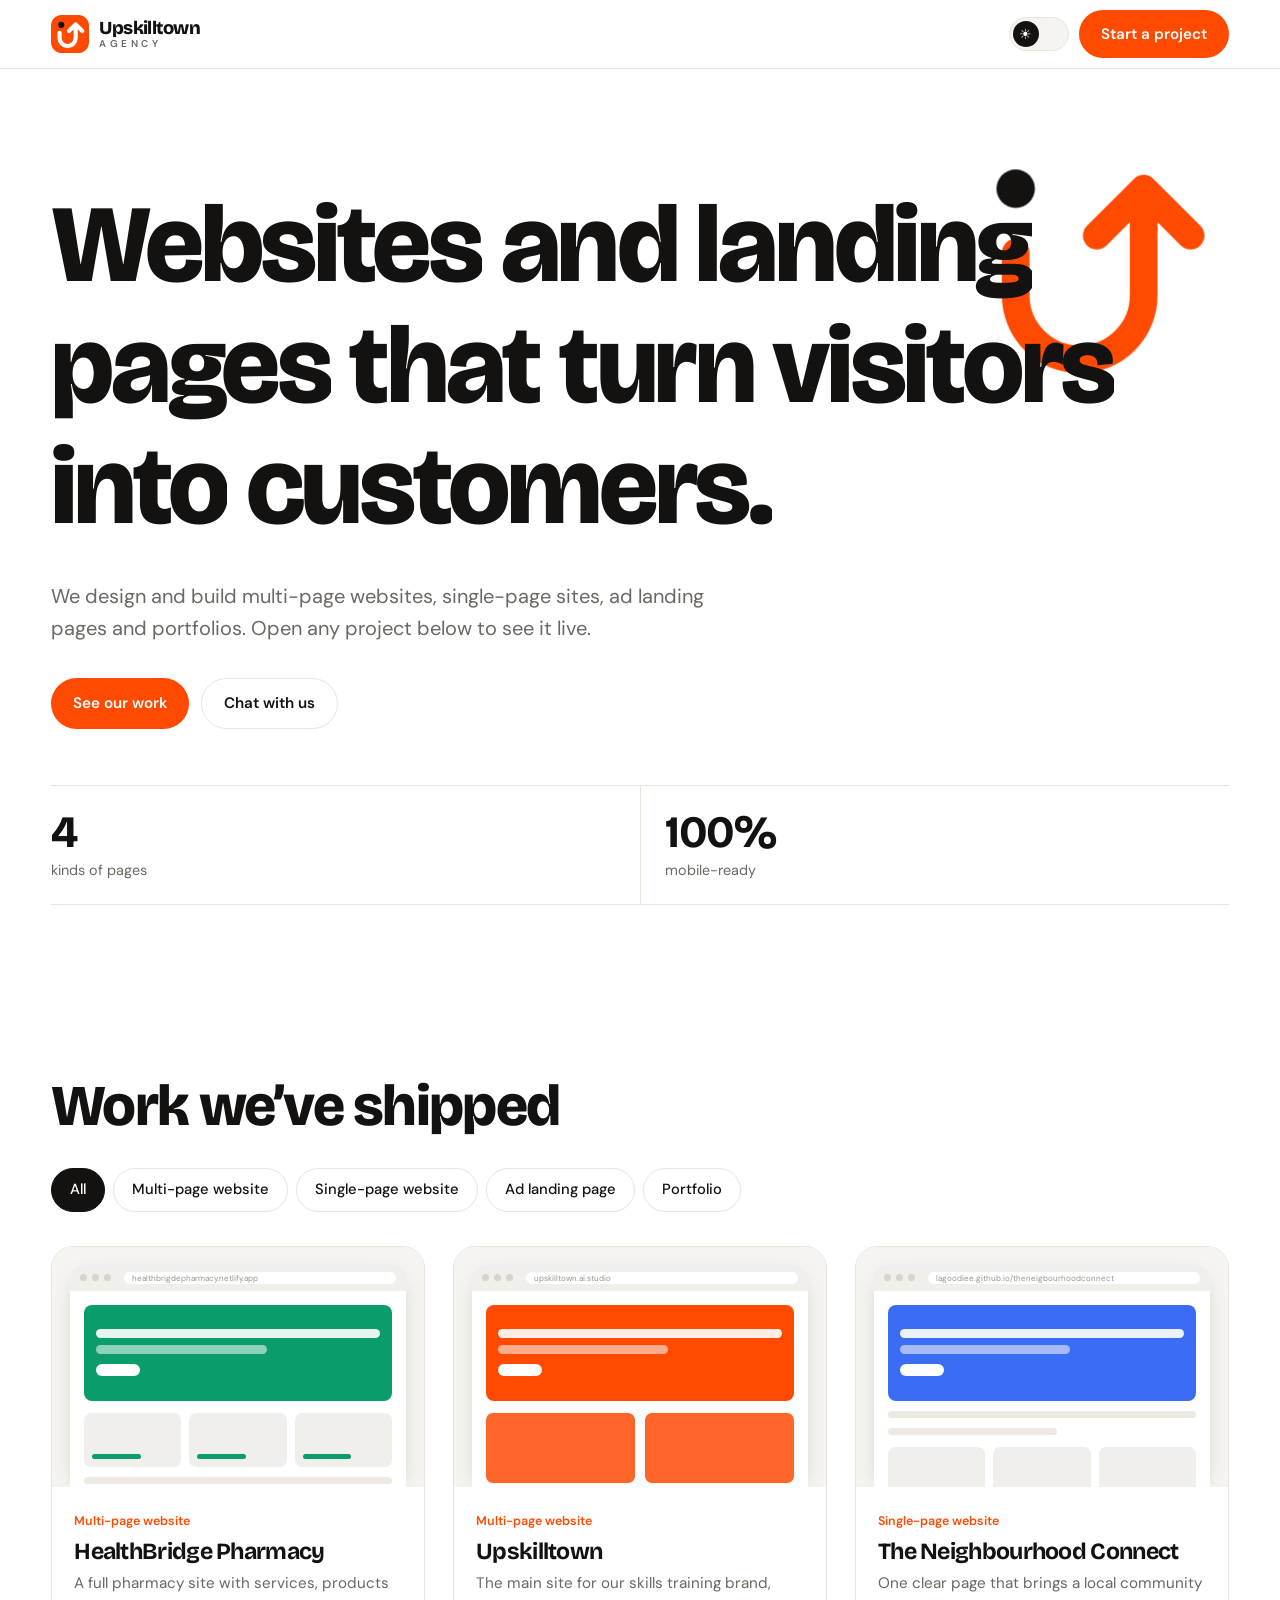
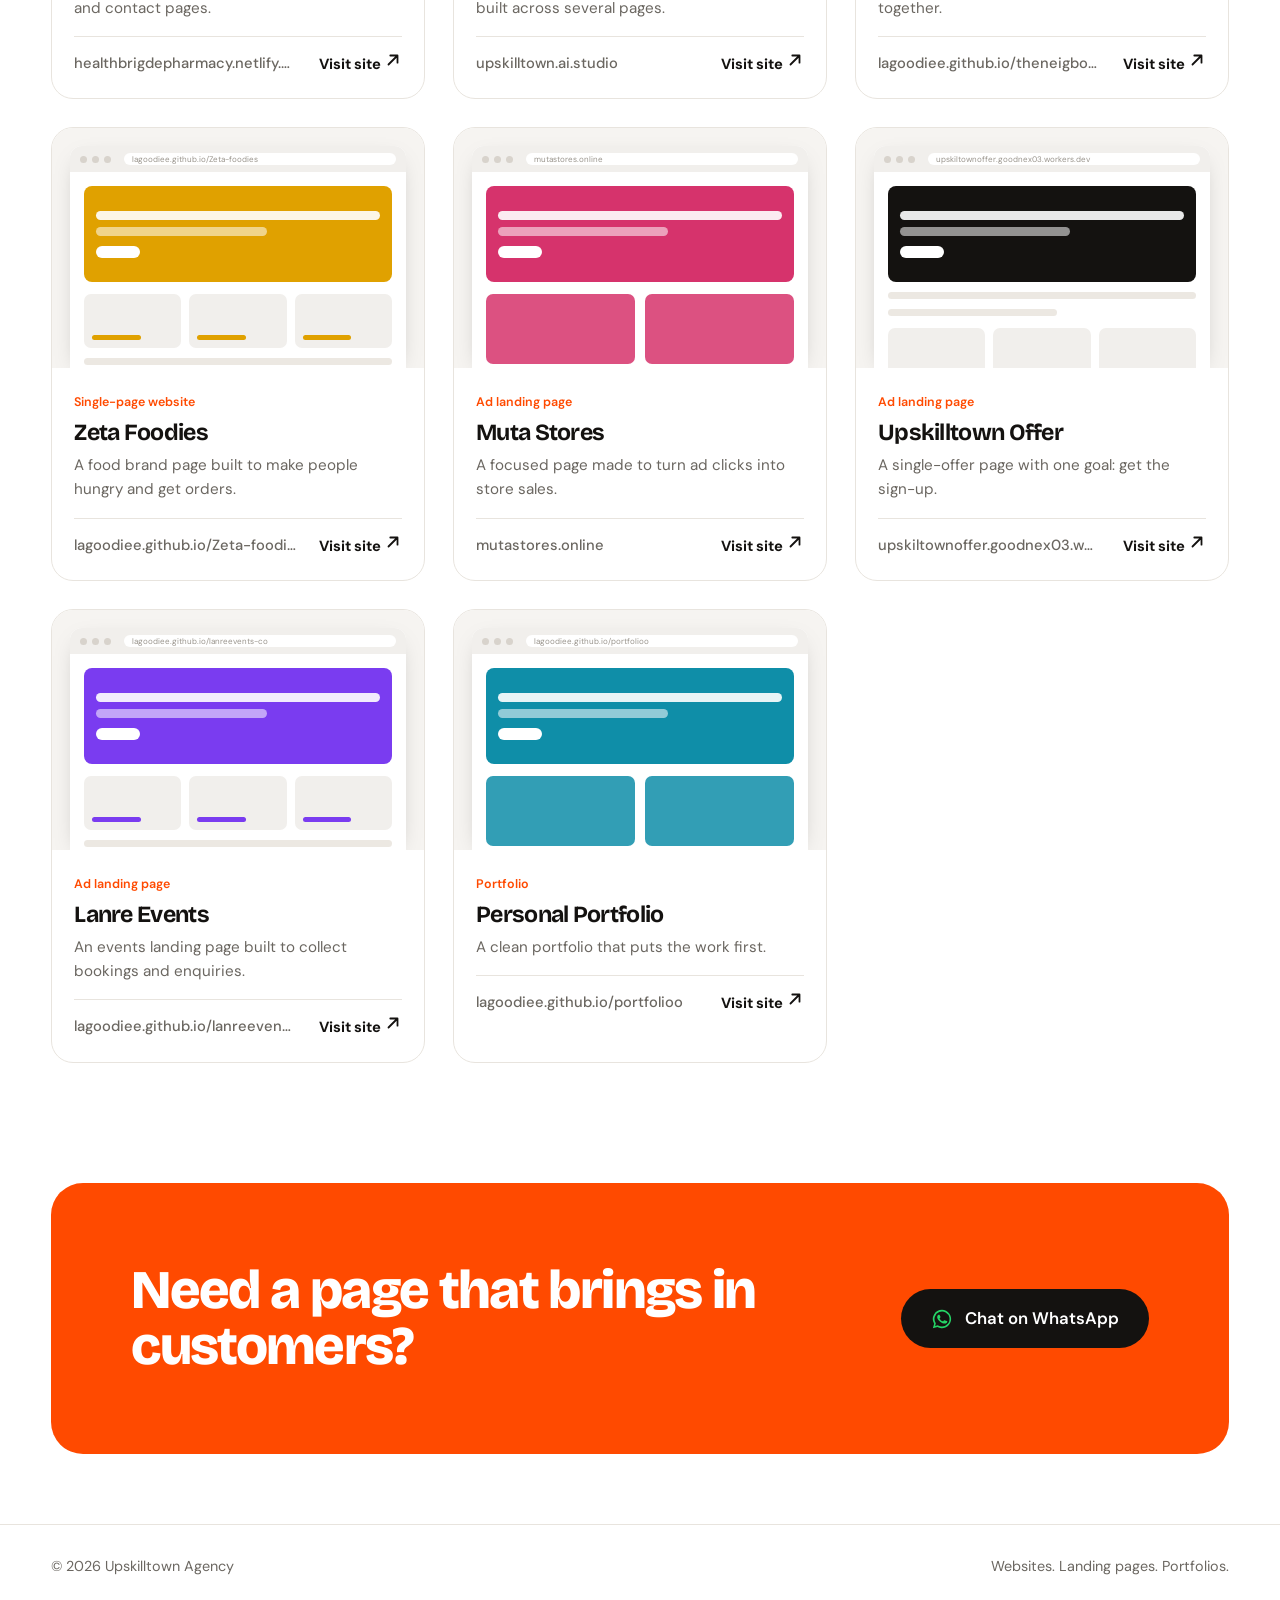
<file: public/assets/aistudio/Upskilltown_Agency___Websites_and_landing_pages__1__20695851.html>
<!DOCTYPE html>
<html lang="en">
<head>
<meta charset="utf-8">
<meta name="viewport" content="width=device-width, initial-scale=1, viewport-fit=cover">
<title>Upskilltown Agency – Websites and landing pages</title>
<link rel="preconnect" href="https://fonts.googleapis.com">
<link href="https://fonts.googleapis.com/css2?family=Bricolage+Grotesque:opsz,wght@12..96,500;12..96,700;12..96,800&family=DM+Sans:wght@400;500;600&display=swap" rel="stylesheet">
<style>
:root{--bg:#fff;--surface:#f6f4f1;--ink:#141210;--mute:#6b6761;--line:#e8e4de;--accent:#ff4a00;--card:#fff;--shadow:0 20px 50px -24px rgba(20,18,16,.35);
box-sizing:border-box;padding-top:env(safe-area-inset-top,0px);padding-bottom:env(safe-area-inset-bottom,0px)}
:root[data-theme="dark"]{--bg:#0f0e0d;--surface:#1a1816;--ink:#f5f2ee;--mute:#a09a92;--line:#2c2926;--card:#171513;--shadow:0 20px 50px -24px rgba(0,0,0,.8);color-scheme:dark}
*,*::before,*::after{box-sizing:border-box}
html{scroll-behavior:smooth;scroll-padding-top:80px}
body{margin:0;background:var(--bg);color:var(--ink);font-family:"DM Sans",system-ui,sans-serif;line-height:1.6;transition:background .5s,color .5s;overflow-x:hidden}
h1,h2,h3,.brand{font-family:"Bricolage Grotesque","DM Sans",sans-serif;letter-spacing:-.03em;line-height:1.02;margin:0}
a{color:inherit;text-decoration:none}
:focus-visible{outline:3px solid var(--accent);outline-offset:3px;border-radius:8px}
.wrap{width:min(1180px,92%);margin:0 auto}
header{position:sticky;top:env(safe-area-inset-top,0px);z-index:20;background:color-mix(in srgb,var(--bg) 82%,transparent);backdrop-filter:blur(14px);border-bottom:1px solid var(--line);transition:background .5s}
.nav{display:flex;align-items:center;justify-content:space-between;height:68px;gap:12px}
.brand{display:flex;align-items:center;gap:10px;font-weight:800;font-size:1.15rem}
.brand small{display:block;font-family:"DM Sans";font-size:.62rem;letter-spacing:.35em;font-weight:600;color:var(--mute);margin-top:2px}
.brand svg{width:38px;height:38px}
.nav-r{display:flex;align-items:center;gap:10px}
.btn{display:inline-flex;align-items:center;gap:8px;padding:12px 22px;border-radius:999px;font-weight:600;font-size:.95rem;border:0;cursor:pointer;background:var(--accent);color:#fff;transition:transform .25s,box-shadow .25s}
.btn:hover{transform:translateY(-2px);box-shadow:0 12px 26px -10px var(--accent)}
.btn.ghost{background:transparent;color:var(--ink);border:1.5px solid var(--line)}
.toggle{width:60px;height:34px;border-radius:999px;border:1.5px solid var(--line);background:var(--surface);position:relative;cursor:pointer;padding:0;transition:background .4s}
.toggle span{position:absolute;top:3px;left:3px;width:26px;height:26px;border-radius:50%;background:var(--ink);color:var(--bg);display:grid;place-items:center;font-size:14px;transition:transform .45s cubic-bezier(.7,0,.2,1)}
:root[data-theme="dark"] .toggle span{transform:translateX(26px)}
.hero{padding:clamp(56px,10vw,120px) 0 clamp(40px,6vw,72px);position:relative}
.hero h1{font-size:clamp(2.7rem,8.6vw,7rem);font-weight:800;max-width:11.5em}
.hero h1 .w{display:inline-block;overflow:hidden;vertical-align:top;padding-bottom:.08em}
.hero h1 .w i{display:inline-block;font-style:normal;transform:translateY(110%);animation:rise .9s cubic-bezier(.2,.8,.2,1) forwards;animation-delay:calc(var(--d)*80ms + 150ms)}
.hero p{max-width:34em;font-size:clamp(1.05rem,2vw,1.25rem);color:var(--mute);margin:28px 0 34px;opacity:0;animation:fade .8s 1.1s forwards}
.cta{display:flex;gap:12px;flex-wrap:wrap;opacity:0;animation:fade .8s 1.3s forwards}
.arrow{position:absolute;right:0;top:clamp(30px,6vw,90px);width:clamp(110px,20vw,260px);pointer-events:none}
.arrow path{fill:none;stroke:var(--accent);stroke-width:13;stroke-linecap:round;stroke-linejoin:round;stroke-dasharray:420;stroke-dashoffset:420;animation:draw 1.6s .5s cubic-bezier(.6,0,.2,1) forwards}
.arrow circle{fill:var(--ink);transform:scale(0);transform-origin:20px 20px;animation:pop .5s 1.9s cubic-bezier(.3,1.6,.5,1) forwards}
@keyframes rise{to{transform:none}}@keyframes fade{to{opacity:1}}@keyframes draw{to{stroke-dashoffset:0}}@keyframes pop{to{transform:scale(1)}}
.stats{display:grid;grid-template-columns:repeat(2,1fr);border-top:1px solid var(--line);border-bottom:1px solid var(--line);margin-top:56px}
.stats div{padding:22px 0}.stats div+div{padding-left:24px;border-left:1px solid var(--line)}
.stats b{font-family:"Bricolage Grotesque";font-size:clamp(1.8rem,4vw,2.8rem);letter-spacing:-.03em;display:block;line-height:1.1}
.stats span{color:var(--mute);font-size:.9rem}
.work{padding:clamp(56px,8vw,100px) 0}
.work-head{display:flex;justify-content:space-between;align-items:flex-end;gap:24px;flex-wrap:wrap;margin-bottom:32px}
.work-head h2{font-size:clamp(2rem,5vw,3.6rem);font-weight:800}
.tabs{display:flex;gap:8px;flex-wrap:wrap;margin-bottom:34px}
.tab{font:inherit;font-weight:500;font-size:.92rem;padding:9px 18px;border-radius:999px;border:1.5px solid var(--line);background:transparent;color:var(--ink);cursor:pointer;transition:all .3s}
.tab:hover{border-color:var(--ink)}
.tab[aria-pressed="true"]{background:var(--ink);color:var(--bg);border-color:var(--ink)}
.grid{display:grid;grid-template-columns:repeat(auto-fill,minmax(min(100%,340px),1fr));gap:28px}
.card{display:block;border-radius:22px;background:var(--card);border:1px solid var(--line);overflow:hidden;transition:transform .5s cubic-bezier(.2,.8,.2,1),box-shadow .5s,opacity .45s;animation:fade .6s both}
.card:hover,.card:focus-visible{transform:translateY(-8px);box-shadow:var(--shadow)}
.card.out{display:none}
.shot{height:240px;background:var(--surface);padding:18px 18px 0;overflow:hidden;position:relative}
.browser{background:#fff;border-radius:12px 12px 0 0;height:100%;overflow:hidden;box-shadow:0 8px 24px -12px rgba(0,0,0,.35)}
.bar{height:26px;background:#f1efec;display:flex;align-items:center;gap:5px;padding:0 10px}
.bar i{width:7px;height:7px;border-radius:50%;background:#d8d3cc}
.bar em{margin-left:8px;flex:1;height:12px;border-radius:6px;background:#fff;font:normal 8px/12px "DM Sans";color:#99948c;padding:0 8px;overflow:hidden;white-space:nowrap}
.page{padding:14px;transition:transform 2.4s cubic-bezier(.4,0,.2,1)}
.card:hover .page,.card:focus-visible .page{transform:translateY(-150px)}
.m-hero{height:96px;border-radius:8px;padding:12px;display:flex;flex-direction:column;gap:7px;justify-content:center}
.m-hero s{display:block;height:9px;border-radius:5px;background:rgba(255,255,255,.9)}
.m-hero s:nth-child(2){width:60%;opacity:.6}
.m-hero u{display:block;width:44px;height:12px;border-radius:6px;background:#fff;margin-top:3px}
.m-row{display:grid;grid-template-columns:repeat(3,1fr);gap:8px;margin-top:12px}
.m-row b{height:54px;border-radius:7px;background:#f1efec;position:relative}
.m-row b::after{content:"";position:absolute;left:8px;bottom:8px;width:50%;height:5px;border-radius:3px;background:var(--c)}
.m-line{height:7px;border-radius:4px;background:#ece8e2;margin-top:10px}
.m-line.s{width:55%}
.m-split{display:grid;grid-template-columns:1fr 1fr;gap:10px;margin-top:12px}
.m-split b{height:70px;border-radius:7px;background:var(--c);opacity:.85}
.info{padding:20px 22px 22px}
.tag{display:inline-block;font-size:.78rem;font-weight:600;color:var(--accent);margin-bottom:8px}
.info h3{font-size:1.45rem;font-weight:700;margin-bottom:8px}
.info p{margin:0 0 16px;color:var(--mute);font-size:.95rem}
.visit{display:flex;justify-content:space-between;align-items:center;font-weight:600;font-size:.92rem;border-top:1px solid var(--line);padding-top:14px}
.visit svg{width:18px;height:18px;transition:transform .35s}
.card:hover .visit svg{transform:translate(4px,-4px)}
.visit span{color:var(--mute);font-weight:500;overflow:hidden;text-overflow:ellipsis;white-space:nowrap;max-width:68%}
.cta-band{background:var(--accent);color:#fff;border-radius:32px;padding:clamp(36px,7vw,80px);margin:20px 0 70px;display:flex;justify-content:space-between;align-items:center;gap:28px;flex-wrap:wrap}
.cta-band h2{font-size:clamp(1.9rem,5vw,3.4rem);font-weight:800;max-width:12em}
.cta-band .btn{background:#141210;color:#fff;font-size:1.05rem;padding:16px 30px;gap:12px}
.cta-actions{display:flex;gap:12px;flex-wrap:wrap}
footer{border-top:1px solid var(--line);padding:30px 0 40px;color:var(--mute);font-size:.9rem}
footer .wrap{display:flex;justify-content:space-between;gap:12px;flex-wrap:wrap}
@media(max-width:640px){.btn.hide-s{display:none}.stats div+div{padding-left:14px}.arrow{opacity:.18}.shot{height:210px}}
@media(prefers-reduced-motion:reduce){*,*::before,*::after{animation-duration:.01ms!important;animation-delay:0s!important;transition-duration:.01ms!important}.hero h1 .w i,.hero p,.cta{transform:none;opacity:1}.arrow path{stroke-dashoffset:0}.arrow circle{transform:none}}
</style>
</head>
<body>
<header><div class="wrap nav">
  <a class="brand" href="#top" aria-label="Upskilltown Agency home">
    <svg viewBox="0 0 100 100" aria-hidden="true"><rect width="100" height="100" rx="28" fill="#ff4a00"/><circle cx="27" cy="26" r="8" fill="#141210"/><path d="M27 47V62A23 23 0 0 0 73 62V28M54 42L73 23L92 42" transform="translate(-6 0) scale(.92) translate(4 4)" fill="none" stroke="#fff" stroke-width="12" stroke-linecap="round" stroke-linejoin="round"/></svg>
    <span>Upskilltown<small>AGENCY</small></span>
  </a>
  <div class="nav-r">
    <button class="toggle" id="theme" role="switch" aria-checked="false" aria-label="Dark mode"><span id="ico">☀</span></button>
    <a class="btn hide-s" href="#contact">Start a project</a>
  </div>
</div></header>

<main id="top">
<section class="hero wrap">
  <svg class="arrow" viewBox="0 0 120 120" aria-hidden="true"><circle cx="20" cy="20" r="9"/><path d="M20 50V70A30 30 0 0 0 80 70V22M58 42L80 20L102 42"/></svg>
  <h1 id="h1" aria-label="Websites and landing pages that turn visitors into customers."></h1>
  <p>We design and build multi-page websites, single-page sites, ad landing pages and portfolios. Open any project below to see it live.</p>
  <div class="cta"><a class="btn" href="#work">See our work</a><a class="btn ghost" href="#contact">Chat with us</a></div>
  <div class="stats">
    <div><b>4</b><span>kinds of pages</span></div>
    <div><b>100%</b><span>mobile-ready</span></div>
  </div>
</section>

<section class="work wrap" id="work">
  <div class="work-head"><h2>Work we’ve shipped</h2></div>
  <div class="tabs" id="tabs" role="group" aria-label="Filter projects"></div>
  <div class="grid" id="grid"></div>
</section>

<section class="wrap" id="contact">
  <div class="cta-band">
    <h2>Need a page that brings in customers?</h2>
    <div class="cta-actions">
      <a class="btn" href="https://wa.me/2347068276281?text=Hi%20Upskilltown%2C%20I%20want%20a%20website%20or%20landing%20page." target="_blank" rel="noopener noreferrer"><svg viewBox="0 0 24 24" width="22" height="22" aria-hidden="true"><path fill="#25D366" d="M12 2a10 10 0 0 0-8.6 15.1L2 22l5-1.3A10 10 0 1 0 12 2Zm0 18.2c-1.5 0-3-.4-4.2-1.200l-.3-.2-3 .8.8-2.9-.2-.3A8.200 8.200 0 1 1 12 20.200Zm4.500-6.100c-.2-.1-1.500-.7-1.700-.8-.2-.1-.4-.1-.6.100l-.8 1c-.1.200-.3.200-.5.100-1.500-.7-2.400-1.300-3.400-2.900-.3-.5.300-.5.800-1.500.1-.2 0-.3 0-.5l-.8-1.800c-.2-.5-.4-.4-.6-.4h-.5c-.2 0-.5.100-.7.300-.7.700-1 1.500-1 2.300.1 1 .5 2 1.100 2.800 1.300 1.700 2.900 3 4.800 3.700 1.800.6 2.300.5 3.100.4.700-.1 1.700-.7 1.900-1.400.2-.6.200-1.200.1-1.300-.1-.1-.3-.2-.6-.3Z"/></svg>Chat on WhatsApp</a>
    </div>
  </div>
</section>
</main>
<footer><div class="wrap"><span>© 2026 Upskilltown Agency</span><span>Websites. Landing pages. Portfolios.</span></div></footer>

<script>
var P=[
{n:"HealthBridge Pharmacy",c:"Multi-page website",u:"https://healthbrigdepharmacy.netlify.app",d:"A full pharmacy site with services, products and contact pages.",k:"#0a9d6b",v:0},
{n:"Upskilltown",c:"Multi-page website",u:"https://upskilltown.ai.studio",d:"The main site for our skills training brand, built across several pages.",k:"#ff4a00",v:1},
{n:"The Neighbourhood Connect",c:"Single-page website",u:"https://lagoodiee.github.io/theneigbourhoodconnect/",d:"One clear page that brings a local community together.",k:"#3b6cf6",v:2},
{n:"Zeta Foodies",c:"Single-page website",u:"https://lagoodiee.github.io/Zeta-foodies/",d:"A food brand page built to make people hungry and get orders.",k:"#e0a100",v:0},
{n:"Muta Stores",c:"Ad landing page",u:"https://mutastores.online/",d:"A focused page made to turn ad clicks into store sales.",k:"#d6336c",v:1},
{n:"Upskilltown Offer",c:"Ad landing page",u:"https://upskiltownoffer.goodnex03.workers.dev",d:"A single-offer page with one goal: get the sign-up.",k:"#141210",v:2},
{n:"Lanre Events",c:"Ad landing page",u:"https://lagoodiee.github.io/lanreevents-co/",d:"An events landing page built to collect bookings and enquiries.",k:"#7a3cf0",v:0},
{n:"Personal Portfolio",c:"Portfolio",u:"https://lagoodiee.github.io/portfolioo/",d:"A clean portfolio that puts the work first.",k:"#0f8ea8",v:1}
];
var cats=["All"].concat(P.map(function(p){return p.c}).filter(function(c,i,a){return a.indexOf(c)===i}));
var grid=document.getElementById("grid"),tabs=document.getElementById("tabs");
function host(u){return u.replace(/^https?:\/\//,"").replace(/\/$/,"")}
function mock(p){
  var hero='<div class="m-hero" style="background:'+p.k+'"><s></s><s></s><u></u></div>';
  var body=[
   '<div class="m-row" style="--c:'+p.k+'"><b></b><b></b><b></b></div><div class="m-line"></div><div class="m-line s"></div><div class="m-row" style="--c:'+p.k+'"><b></b><b></b><b></b></div><div class="m-line"></div>',
   '<div class="m-split" style="--c:'+p.k+'"><b></b><b></b></div><div class="m-line"></div><div class="m-line s"></div><div class="m-split" style="--c:'+p.k+'"><b></b><b></b></div><div class="m-line"></div>',
   '<div class="m-line"></div><div class="m-line s"></div><div class="m-row" style="--c:'+p.k+'"><b></b><b></b><b></b></div><div class="m-split" style="--c:'+p.k+'"><b></b><b></b></div>'
  ][p.v];
  return '<div class="shot"><div class="browser"><div class="bar"><i></i><i></i><i></i><em>'+host(p.u)+'</em></div><div class="page">'+hero+body+'</div></div></div>';
}
P.forEach(function(p,i){
  var a=document.createElement("a");
  a.className="card";a.href=p.u;a.target="_blank";a.rel="noopener noreferrer";a.dataset.c=p.c;
  a.style.animationDelay=(i*70)+"ms";
  a.setAttribute("aria-label",p.n+" – open live site");
  a.innerHTML=mock(p)+'<div class="info"><span class="tag">'+p.c+'</span><h3>'+p.n+'</h3><p>'+p.d+'</p><div class="visit"><span>'+host(p.u)+'</span><b>Visit site <svg viewBox="0 0 20 20" fill="none" stroke="currentColor" stroke-width="2" stroke-linecap="round" stroke-linejoin="round"><path d="M5 15L15 5M7 5h8v8"/></svg></b></div></div>';
  grid.appendChild(a);
});
cats.forEach(function(c,i){
  var b=document.createElement("button");
  b.className="tab";b.textContent=c;b.setAttribute("aria-pressed",i===0);
  b.onclick=function(){
    [].forEach.call(tabs.children,function(t){t.setAttribute("aria-pressed",t===b)});
    [].forEach.call(grid.children,function(card,j){
      var show=c==="All"||card.dataset.c===c;
      card.classList.toggle("out",!show);
      if(show){card.style.animation="none";card.offsetHeight;card.style.animation="fade .6s "+(j*40)+"ms both"}
    });
  };
  tabs.appendChild(b);
});
var h=document.getElementById("h1"),words="Websites and landing pages that turn visitors into customers.".split(" ");
words.forEach(function(w,i){h.insertAdjacentHTML("beforeend",'<span class="w" aria-hidden="true"><i style="--d:'+i+'">'+w+'</i></span> ')});
var root=document.documentElement,btn=document.getElementById("theme"),ico=document.getElementById("ico");
function setTheme(t){
  if(t==="dark")root.setAttribute("data-theme","dark");else root.removeAttribute("data-theme");
  btn.setAttribute("aria-checked",t==="dark");ico.textContent=t==="dark"?"☾":"☀";
  try{localStorage.setItem("ut-theme",t)}catch(e){}
}
var saved=null;try{saved=localStorage.getItem("ut-theme")}catch(e){}
if(saved==="dark")setTheme("dark");
btn.onclick=function(){setTheme(root.getAttribute("data-theme")==="dark"?"light":"dark")};
</script>
</body>
</html>
</file>
